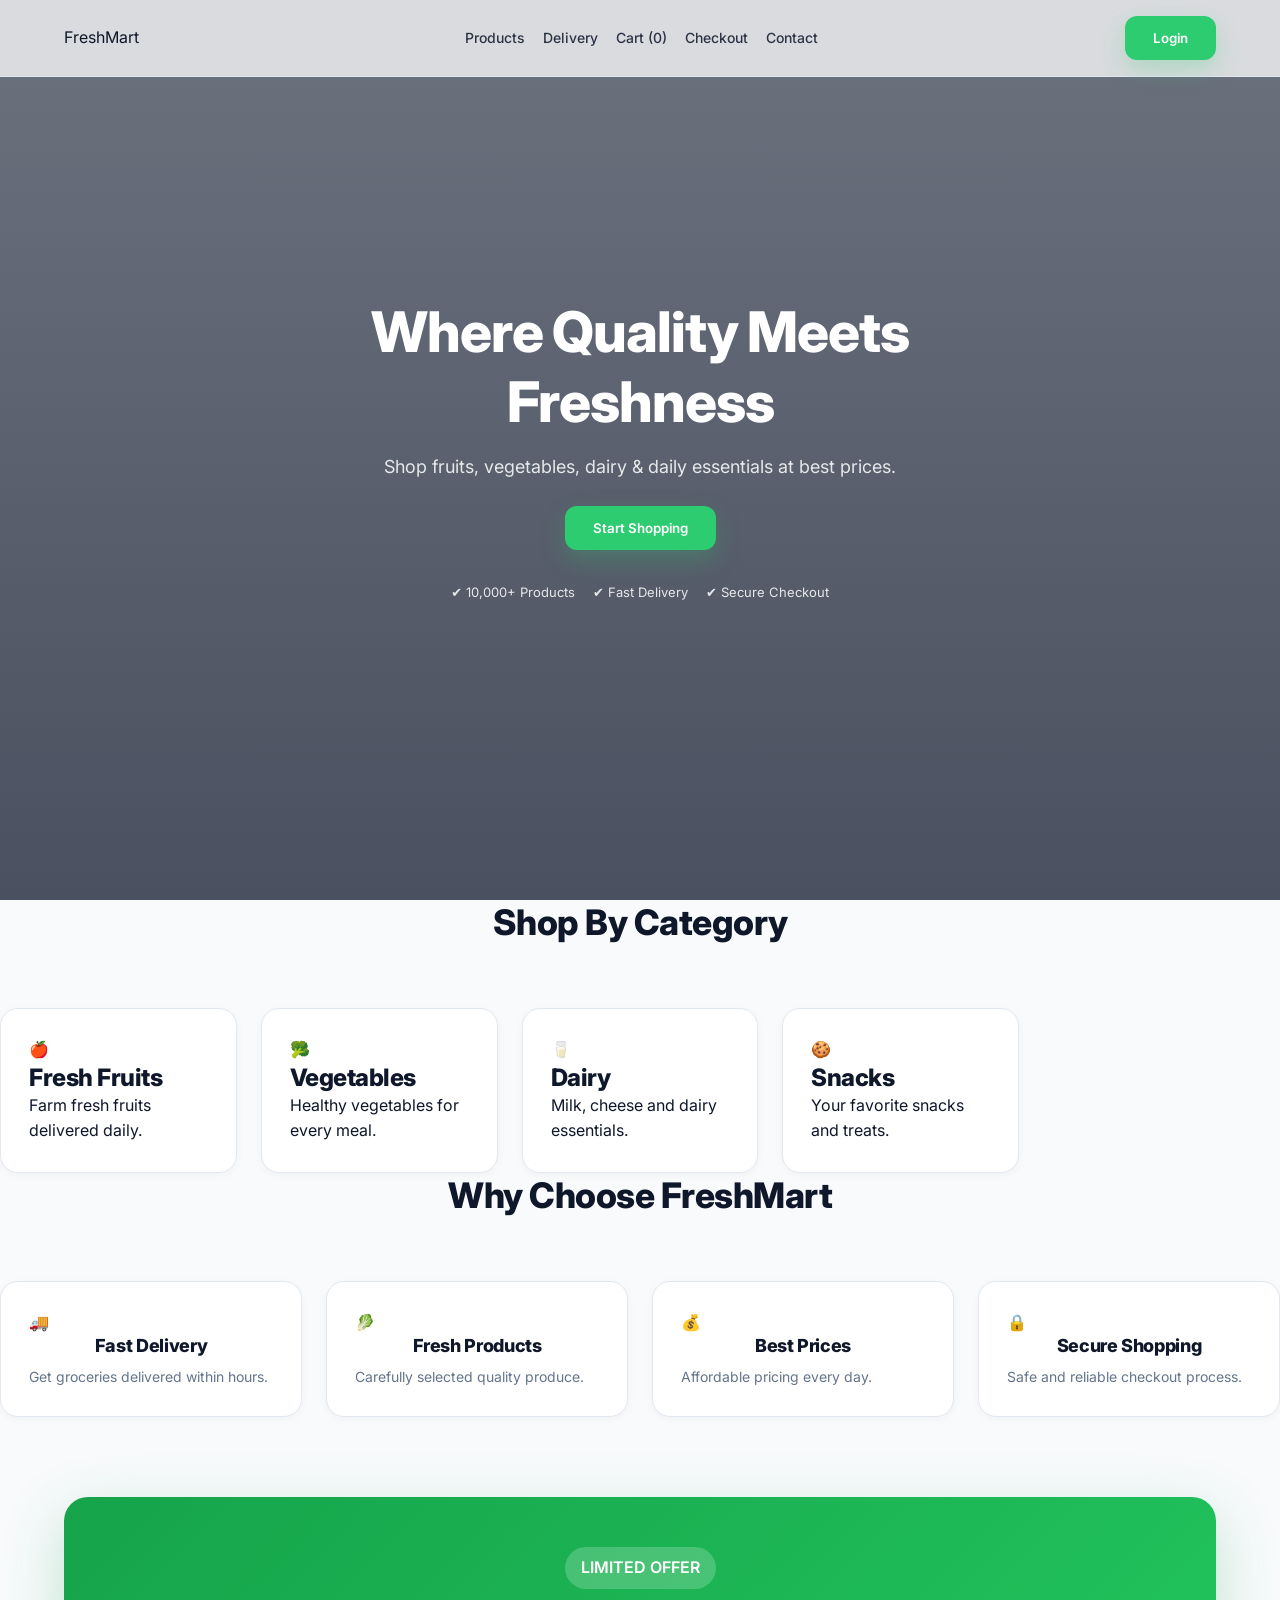
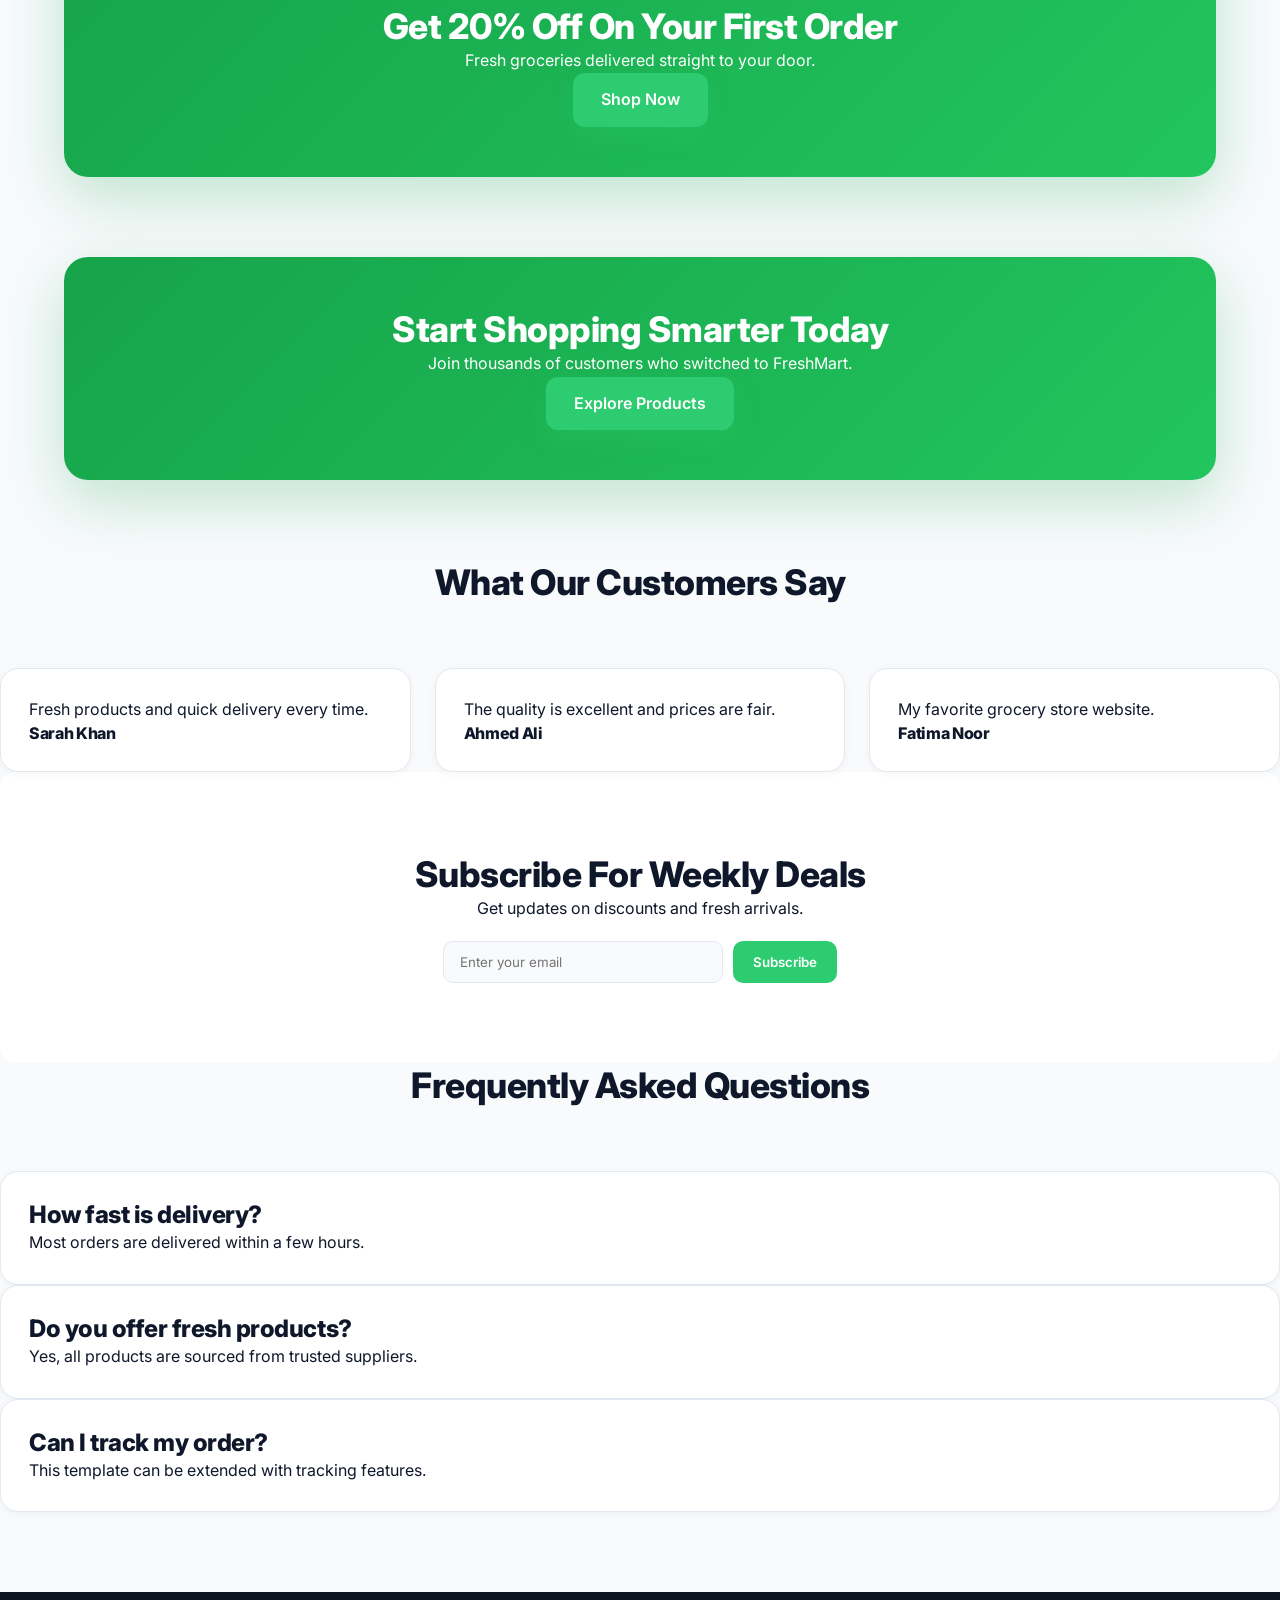
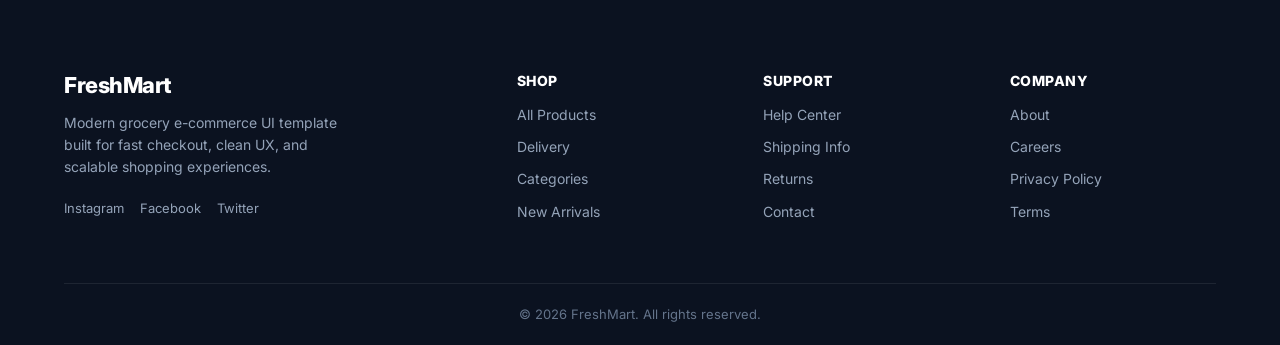
<file: index.html>
<!DOCTYPE html>
<html lang="en">
<head>
  <meta charset="UTF-8">
  <meta name="viewport" content="width=device-width, initial-scale=1.0">
  <meta name="description" content="FreshMart - Premium grocery delivery UI template with modern design and fast checkout experience.">
  <title>Welcome to Fresh Mart | Your Daily Essentials</title>

  <link rel="stylesheet" href="assets/css/style.css">
  <!-- <link rel="stylesheet" href="assets/css/responsive.css"> -->

  <!-- Google Font (makes it instantly feel less cheap) -->
  <link rel="preconnect" href="https://fonts.googleapis.com">
  <link rel="preconnect" href="https://fonts.gstatic.com" crossorigin>
  <link href="https://fonts.googleapis.com/css2?family=Inter:wght@300;400;500;600;700&display=swap" rel="stylesheet">
</head>

<body>

<!-- NAVBAR -->
<header class="navbar">
  <div class="logo">FreshMart</div>

  <nav>
    <a href="products.html">Products</a>
    <a href="deals.html">Delivery</a>
    <a href="cart.html">Cart (<span id="cartCount">0</span>)</a>
    <a href="checkout.html">Checkout</a>
    <a href="contact.html">Contact</a>
  </nav>

  <div class="nav-actions">
    <button class="btn">Login</button>
  </div>
</header>


<!-- HERO -->
<section class="hero">
  <div class="hero-content">
   <h1>Where Quality Meets Freshness</h1>
<p>Shop fruits, vegetables, dairy & daily essentials at best prices.</p>

<div class="hero-buttons">
<button class="btn">Start Shopping</button>
</div>
    <div class="hero-stats">
      <div>✔ 10,000+ Products</div>
      <div>✔ Fast Delivery</div>
      <div>✔ Secure Checkout</div>
    </div>
  </div>

  <div class="hero-image">
  </div>
</section>


<section class="featured-categories">

  <div class="container">

    <h2 class="section-title">
      Shop By Category
    </h2>

    <div class="category-grid">

      <div class="category-card">
        🍎
        <h3>Fresh Fruits</h3>
        <p>Farm fresh fruits delivered daily.</p>
      </div>

      <div class="category-card">
        🥦
        <h3>Vegetables</h3>
        <p>Healthy vegetables for every meal.</p>
      </div>

      <div class="category-card">
        🥛
        <h3>Dairy</h3>
        <p>Milk, cheese and dairy essentials.</p>
      </div>

      <div class="category-card">
        🍪
        <h3>Snacks</h3>
        <p>Your favorite snacks and treats.</p>
      </div>

    </div>

  </div>

</section><section class="why-us">

  <div class="container">

    <h2 class="section-title">
      Why Choose FreshMart
    </h2>

    <div class="features-grid">

      <div class="feature-card">
        🚚
        <h3>Fast Delivery</h3>
        <p>Get groceries delivered within hours.</p>
      </div>

      <div class="feature-card">
        🥬
        <h3>Fresh Products</h3>
        <p>Carefully selected quality produce.</p>
      </div>

      <div class="feature-card">
        💰
        <h3>Best Prices</h3>
        <p>Affordable pricing every day.</p>
      </div>

      <div class="feature-card">
        🔒
        <h3>Secure Shopping</h3>
        <p>Safe and reliable checkout process.</p>
      </div>

    </div>

  </div>

</section>
<section class="offer-banner">

  <div class="container">

    <div class="offer-content">

      <span class="offer-badge">
        LIMITED OFFER
      </span>

      <h2>
        Get 20% Off On Your First Order
      </h2>

      <p>
        Fresh groceries delivered straight to your door.
      </p>

      <a href="#products" class="btn">
        Shop Now
      </a>

    </div>

  </div>
</section>
<!-- CTA BANNER -->
<section class="cta">
  <h2>Start Shopping Smarter Today</h2>
  <p>Join thousands of customers who switched to FreshMart.</p>
  <a href="products.html" class="btn">Explore Products</a>
</section>
<section class="testimonials">

  <div class="container">

    <h2 class="section-title">
      What Our Customers Say
    </h2>

    <div class="testimonial-grid">

      <div class="testimonial-card">
        <p>
          Fresh products and quick delivery every time.
        </p>
        <h4>Sarah Khan</h4>
      </div>

      <div class="testimonial-card">
        <p>
          The quality is excellent and prices are fair.
        </p>
        <h4>Ahmed Ali</h4>
      </div>

      <div class="testimonial-card">
        <p>
          My favorite grocery store website.
        </p>
        <h4>Fatima Noor</h4>
      </div>

    </div>

  </div>

</section>
<section class="newsletter">

  <div class="container">

    <h2>
      Subscribe For Weekly Deals
    </h2>

    <p>
      Get updates on discounts and fresh arrivals.
    </p>

    <form class="newsletter-form">

      <input
        type="email"
        placeholder="Enter your email"
      >

      <button type="submit">
        Subscribe
      </button>

    </form>

  </div>

</section><section class="faq">

  <div class="container">

    <h2 class="section-title">
      Frequently Asked Questions
    </h2>

    <div class="faq-item">
      <h3>How fast is delivery?</h3>
      <p>Most orders are delivered within a few hours.</p>
    </div>

    <div class="faq-item">
      <h3>Do you offer fresh products?</h3>
      <p>Yes, all products are sourced from trusted suppliers.</p>
    </div>

    <div class="faq-item">
      <h3>Can I track my order?</h3>
      <p>This template can be extended with tracking features.</p>
    </div>

  </div>

</section>
<!-- FOOTER -->
 <footer class="footer">
  <div class="footer-container">

    <div class="footer-col brand">
      <h3>FreshMart</h3>
      <p>
        Modern grocery e-commerce UI template built for fast checkout, clean UX,
        and scalable shopping experiences.
      </p>
      <div class="socials">
        <a href="#">Instagram</a>
        <a href="#">Facebook</a>
        <a href="#">Twitter</a>
      </div>
    </div>

    <div class="footer-col">
      <h4>Shop</h4>
      <a href="products.html">All Products</a>
      <a href="deals.html">Delivery</a>
      <a href="#">Categories</a>
      <a href="#">New Arrivals</a>
    </div>

    <div class="footer-col">
      <h4>Support</h4>
      <a href="#">Help Center</a>
      <a href="#">Shipping Info</a>
      <a href="#">Returns</a>
      <a href="#">Contact</a>
    </div>

    <div class="footer-col">
      <h4>Company</h4>
      <a href="#">About</a>
      <a href="#">Careers</a>
      <a href="#">Privacy Policy</a>
      <a href="#">Terms</a>
    </div>

  </div>

  <div class="footer-bottom">
    <p>© 2026 FreshMart. All rights reserved.</p>
  </div>
</footer>


<script src="assets/js/main.js"></script>
</body>
</html>
</file>
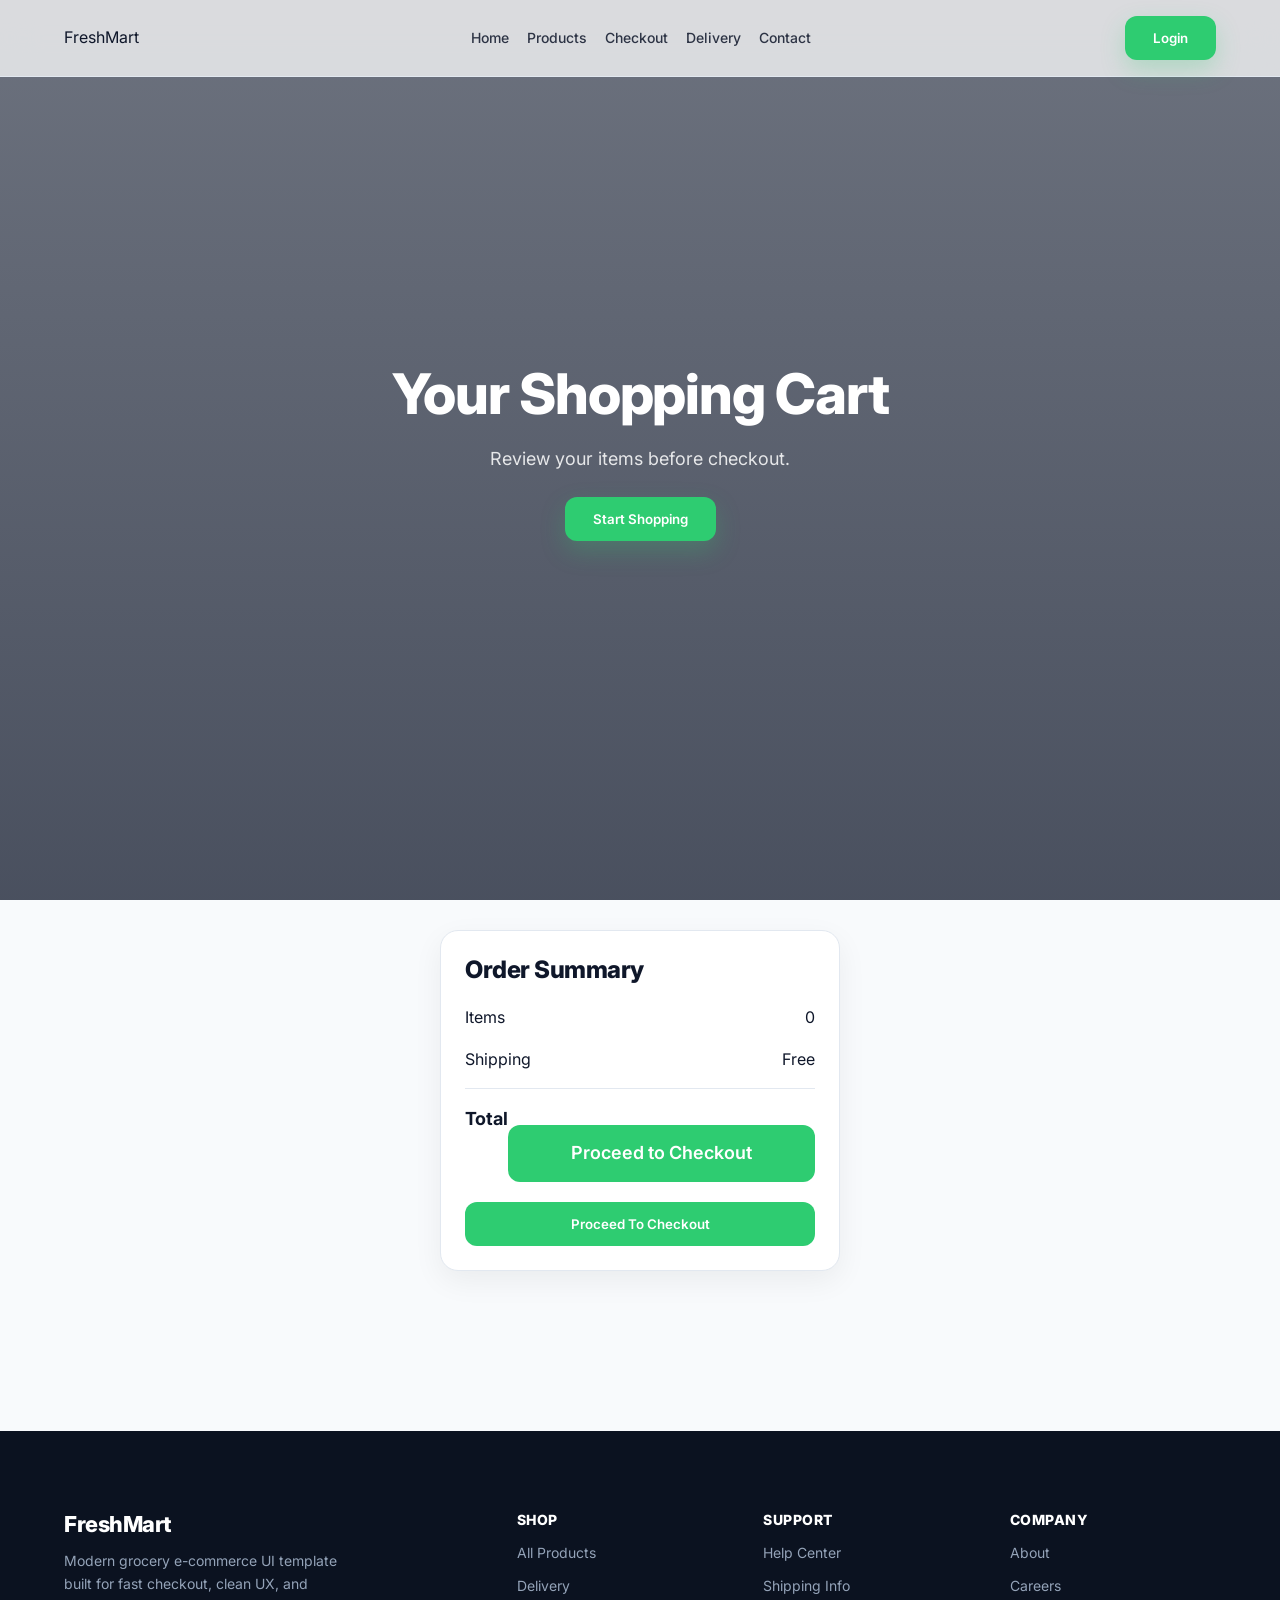
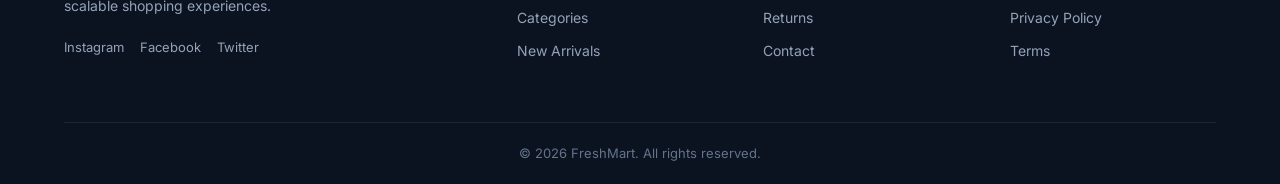
<file: cart.html>
<!DOCTYPE html>
<html lang="en">
<head>
  <meta charset="UTF-8">
  <meta name="viewport" content="width=device-width, initial-scale=1.0">
  <title>Your Shopping Cart | Fresh Mart</title>

  <link rel="stylesheet" href="assets/css/style.css">
  <!-- <link rel="stylesheet" href="assets/css/cart.css"> -->

  <link rel="preconnect" href="https://fonts.googleapis.com">
  <link rel="preconnect" href="https://fonts.gstatic.com" crossorigin>

  <link href="https://fonts.googleapis.com/css2?family=Inter:wght@300;400;500;600;700;800&display=swap" rel="stylesheet">
</head>

<body>

<header class="navbar">
  <div class="logo">FreshMart</div>

  <nav>
    <a href="index.html">Home</a>
    <a href="products.html">Products</a>
    <a href="checkout.html">Checkout</a>
    <a href="deals.html">Delivery</a>
    <a href="contact.html">Contact</a>
  </nav>

  <div class="nav-actions">
    <button class="btn">Login</button>
  </div>
</header>

<!-- PAGE HEADER -->

<section class="hero">
  <div class="hero-content">
    <h1>Your Shopping Cart</h1>
    <p>Review your items before checkout.</p>
<div class="hero-buttons">
<button class="btn">Start Shopping</button>
</div> 

</section>

<!-- CART -->
<section class="cart-container">

  <div class="cart-items">

    <div id="cartItems"></div>

  </div>

  <aside class="cart-summary">

    <h3>Order Summary</h3>

    <div class="summary-row">
      <span>Items</span>
      <span id="itemCount">0</span>
    </div>

    <div class="summary-row">
      <span>Shipping</span>
      <span>Free</span>
    </div>

    <div class="summary-row total-row">
      <span>Total</span>
<a href="checkout.html" class="checkout-btn">
  Proceed to Checkout
</a>
    </div>

    <button class="checkout-btn">
      Proceed To Checkout
    </button>

  </aside>

</section>

 <footer class="footer">
  <div class="footer-container">

    <div class="footer-col brand">
      <h3>FreshMart</h3>
      <p>
        Modern grocery e-commerce UI template built for fast checkout, clean UX,
        and scalable shopping experiences.
      </p>
      <div class="socials">
        <a href="#">Instagram</a>
        <a href="#">Facebook</a>
        <a href="#">Twitter</a>
      </div>
    </div>

    <div class="footer-col">
      <h4>Shop</h4>
      <a href="products.html">All Products</a>
      <a href="deals.html">Delivery</a>
      <a href="#">Categories</a>
      <a href="#">New Arrivals</a>
    </div>

    <div class="footer-col">
      <h4>Support</h4>
      <a href="#">Help Center</a>
      <a href="#">Shipping Info</a>
      <a href="#">Returns</a>
      <a href="#">Contact</a>
    </div>

    <div class="footer-col">
      <h4>Company</h4>
      <a href="#">About</a>
      <a href="#">Careers</a>
      <a href="#">Privacy Policy</a>
      <a href="#">Terms</a>
    </div>

  </div>

  <div class="footer-bottom">
    <p>© 2026 FreshMart. All rights reserved.</p>
  </div>
</footer>

<script src="assets/js/cart.js"></script>

</body>
</html>
</file>
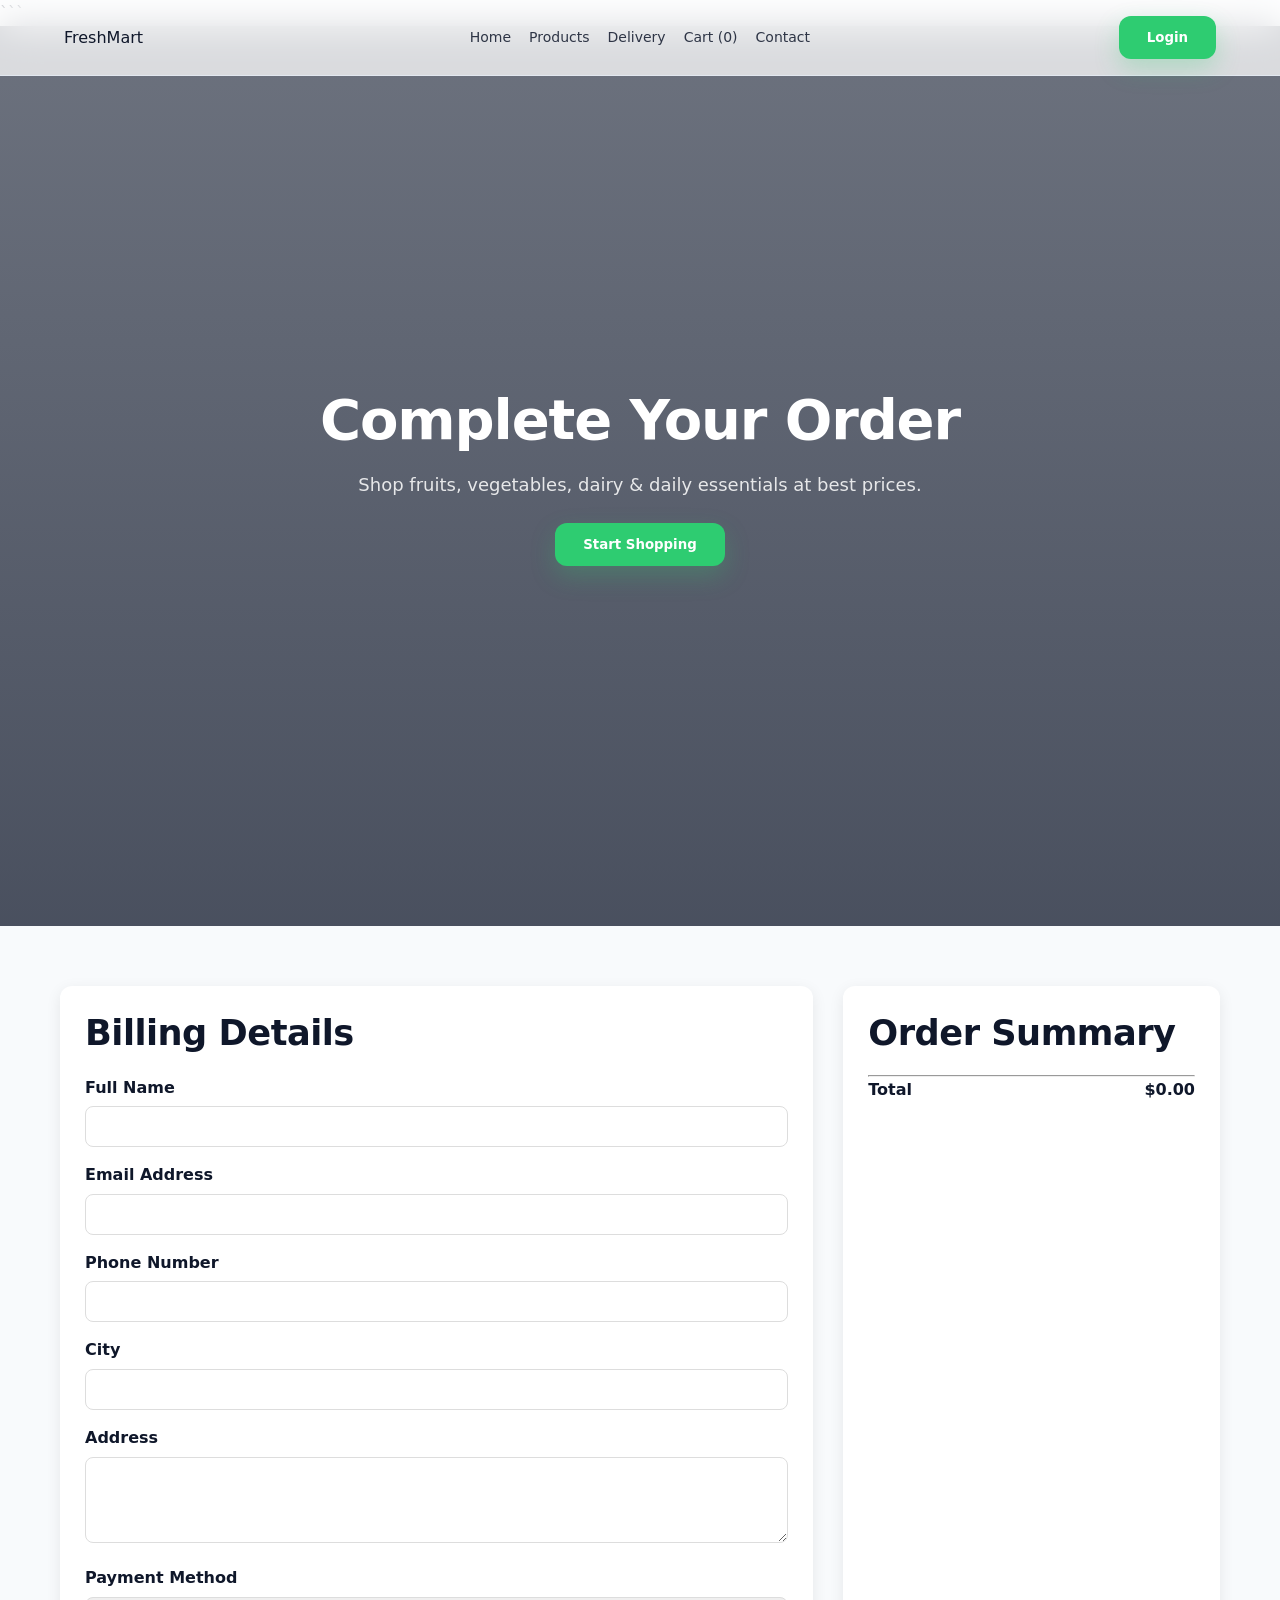
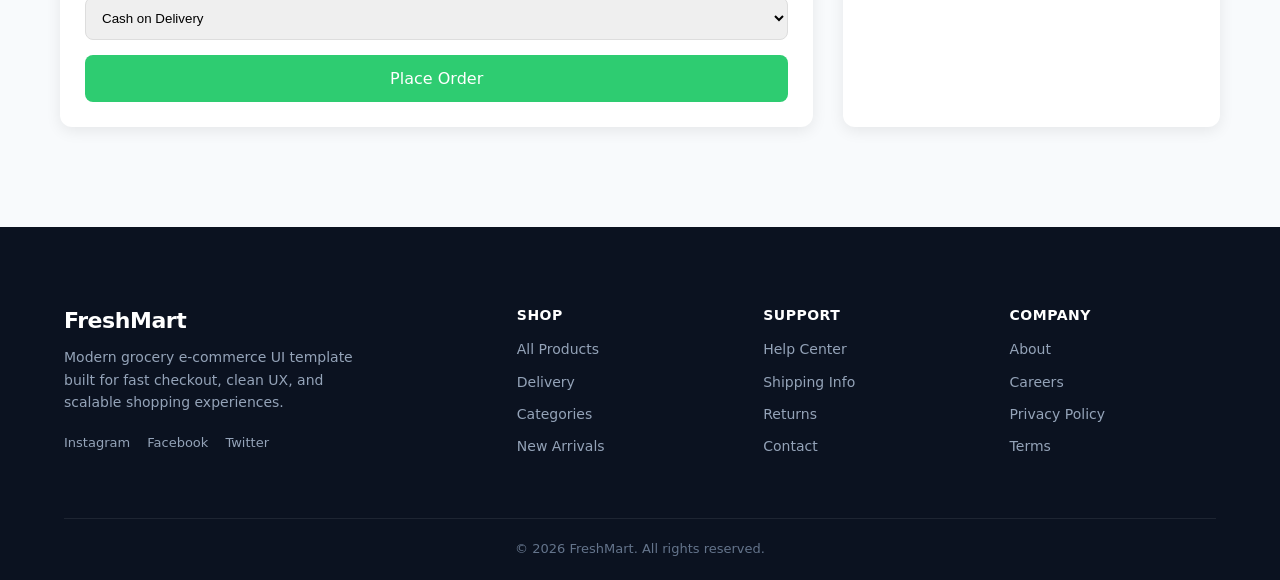
<file: checkout.html>
<!DOCTYPE html>

<html lang="en">
<head>
    <meta charset="UTF-8">
    <meta name="viewport" content="width=device-width, initial-scale=1.0">
    <title>Checkout | FreshMart</title>

```
<link rel="stylesheet" href="assets/css/style.css">

<style>
    .checkout-container{
        max-width:1200px;
        margin:40px auto;
        padding:20px;
        display:grid;
        grid-template-columns:2fr 1fr;
        gap:30px;
    }

    .checkout-card{
        background:#fff;
        border-radius:12px;
        padding:25px;
        box-shadow:0 4px 15px rgba(0,0,0,.08);
    }

    .checkout-card h2{
        margin-bottom:20px;
    }

    .form-group{
        margin-bottom:15px;
    }

    .form-group label{
        display:block;
        margin-bottom:6px;
        font-weight:600;
    }

    .form-group input,
    .form-group select,
    .form-group textarea{
        width:100%;
        padding:12px;
        border:1px solid #ddd;
        border-radius:8px;
    }

    .place-order{
        width:100%;
        padding:14px;
        background:#2ecc71;
        color:white;
        border:none;
        border-radius:8px;
        font-size:16px;
        cursor:pointer;
    }

    .summary-item{
        display:flex;
        justify-content:space-between;
        margin-bottom:10px;
    }

    @media(max-width:768px){
        .checkout-container{
            grid-template-columns:1fr;
        }
    }
</style>
</head>
<body>
<header class="navbar">
  <div class="logo">FreshMart</div>

  <nav>
    <a href="index.html">Home</a>
    <a href="products.html">Products</a>
    <a href="deals.html">Delivery</a>
    <a href="cart.html">Cart (<span id="cartCount">0</span>)</a>
    <a href="contact.html">Contact</a>
  </nav>

  <div class="nav-actions">
    <button class="btn">Login</button>
  </div>
</header>

<section class="hero">
  <div class="hero-content">
   <h1>Complete Your Order</h1>
<p>Shop fruits, vegetables, dairy & daily essentials at best prices.</p>

<div class="hero-buttons">
<button class="btn">Start Shopping</button>
</div>
</section>
<div class="checkout-container">
<div class="checkout-card">

    <h2>Billing Details</h2>

    <div class="form-group">
        <label>Full Name</label>
        <input type="text">
    </div>

    <div class="form-group">
        <label>Email Address</label>
        <input type="email">
    </div>

    <div class="form-group">
        <label>Phone Number</label>
        <input type="tel">
    </div>

    <div class="form-group">
        <label>City</label>
        <input type="text">
    </div>

    <div class="form-group">
        <label>Address</label>
        <textarea rows="4"></textarea>
    </div>

    <div class="form-group">
        <label>Payment Method</label>

        <select>
            <option>Cash on Delivery</option>
            <option>Credit Card</option>
            <option>Debit Card</option>
        </select>
    </div>

    <button
        class="place-order"
        onclick="placeOrder()"
    >
        Place Order
    </button>

</div>

<div class="checkout-card">

    <h2>Order Summary</h2>

    <div id="summaryItems"></div>

    <hr>

    <div class="summary-item">
        <strong>Total</strong>
        <strong id="orderTotal">$0.00</strong>
    </div>

</div>

</div>

 <footer class="footer">
  <div class="footer-container">

    <div class="footer-col brand">
      <h3>FreshMart</h3>
      <p>
        Modern grocery e-commerce UI template built for fast checkout, clean UX,
        and scalable shopping experiences.
      </p>
      <div class="socials">
        <a href="#">Instagram</a>
        <a href="#">Facebook</a>
        <a href="#">Twitter</a>
      </div>
    </div>

    <div class="footer-col">
      <h4>Shop</h4>
      <a href="products.html">All Products</a>
      <a href="deals.html">Delivery</a>
      <a href="#">Categories</a>
      <a href="#">New Arrivals</a>
    </div>

    <div class="footer-col">
      <h4>Support</h4>
      <a href="#">Help Center</a>
      <a href="#">Shipping Info</a>
      <a href="#">Returns</a>
      <a href="#">Contact</a>
    </div>

    <div class="footer-col">
      <h4>Company</h4>
      <a href="#">About</a>
      <a href="#">Careers</a>
      <a href="#">Privacy Policy</a>
      <a href="#">Terms</a>
    </div>

  </div>

  <div class="footer-bottom">
    <p>© 2026 FreshMart. All rights reserved.</p>
  </div>
</footer>
<script>

const cart =
JSON.parse(
localStorage.getItem("cart")
) || [];

const summary =
document.getElementById(
"summaryItems"
);

const totalEl =
document.getElementById(
"orderTotal"
);

let total = 0;

summary.innerHTML =
cart.map(item => {

    total +=
    item.price *
    item.quantity;

    return `
        <div class="summary-item">
            <span>
                ${item.name}
                x ${item.quantity}
            </span>

            <span>
                $${(
                    item.price *
                    item.quantity
                ).toFixed(2)}
            </span>
        </div>
    `;
}).join("");

totalEl.textContent =
"$" + total.toFixed(2);

function placeOrder(){

    alert(
      "Order placed successfully!"
    );

    localStorage.removeItem(
      "cart"
    );

    window.location.href =
    "index.html";
}

</script>

</body>
</html>
</file>
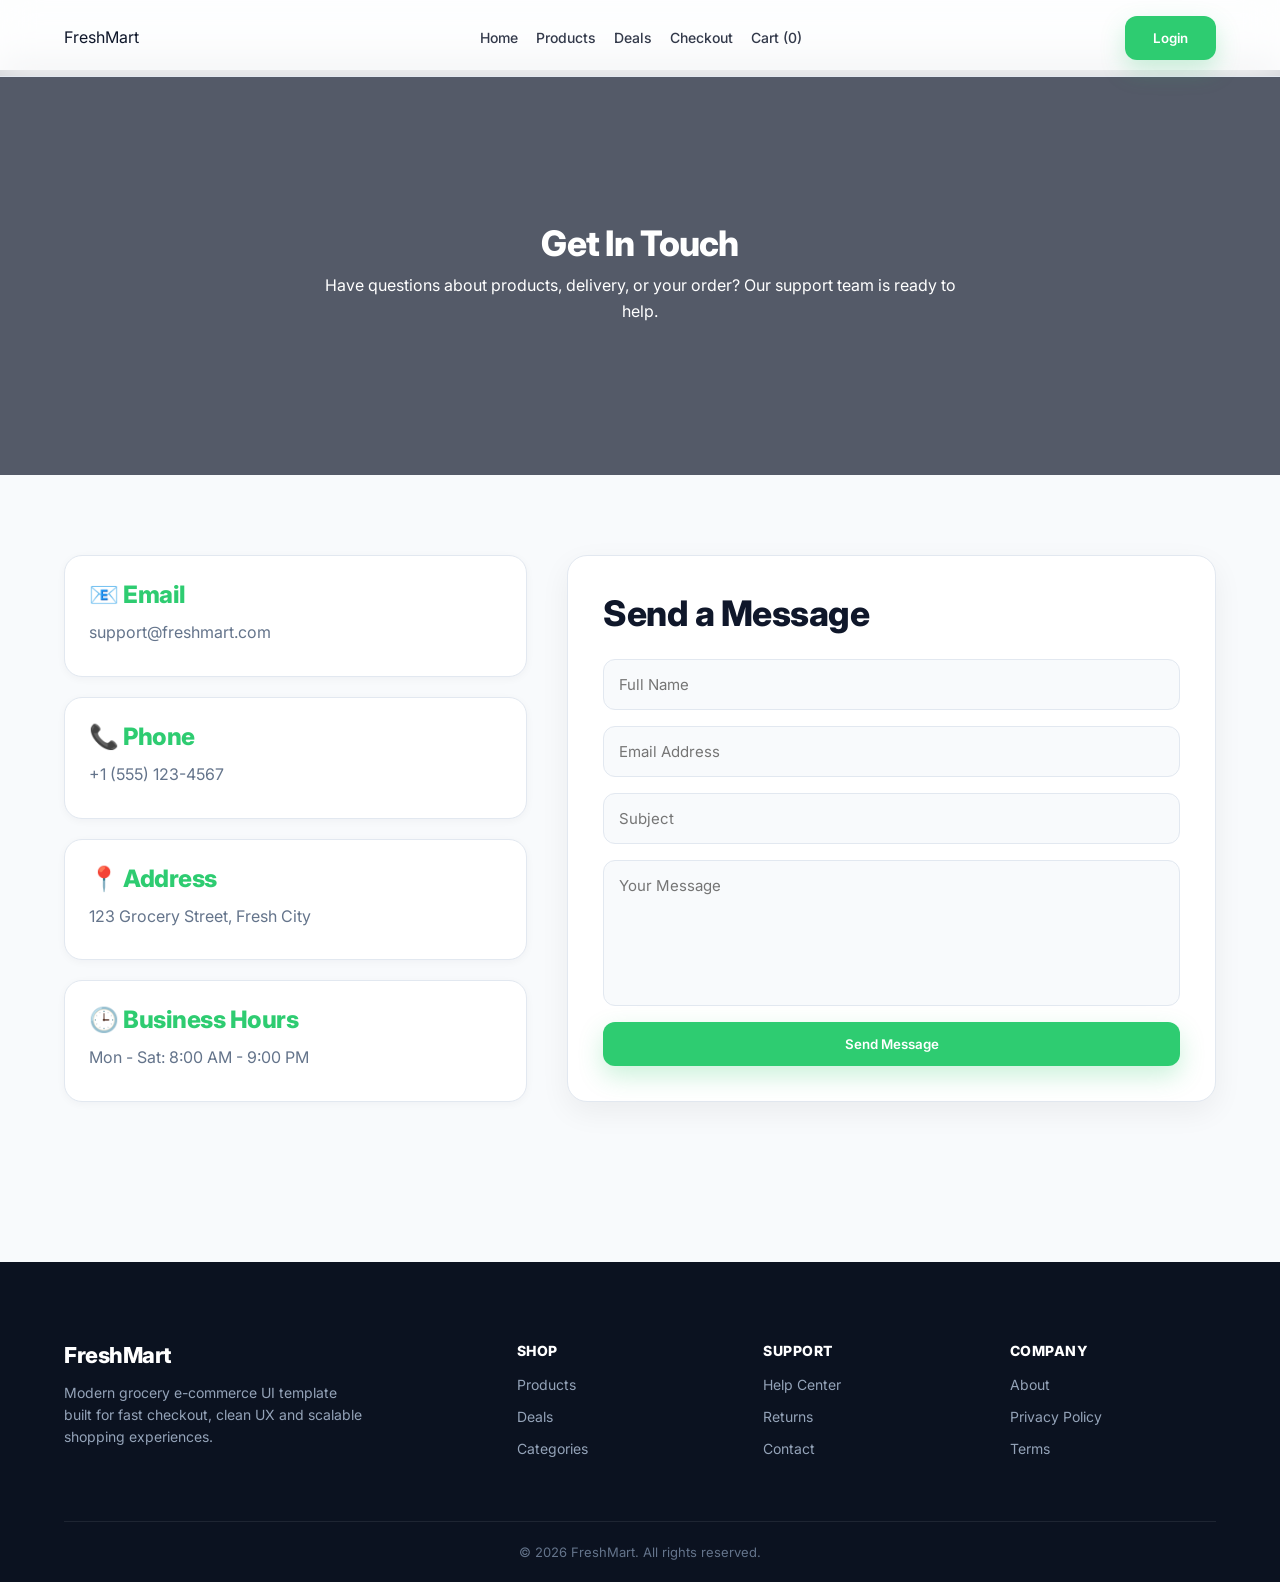
<file: contact.html>
<!DOCTYPE html>
<html lang="en">
<head>
  <meta charset="UTF-8">
  <meta name="viewport" content="width=device-width, initial-scale=1.0">
  <title>Contact Us | FreshMart</title>

  <link rel="stylesheet" href="assets/css/style.css">
  <!-- <link rel="stylesheet" href="assets/css/contact.css"> -->

  <link rel="preconnect" href="https://fonts.googleapis.com">
  <link rel="preconnect" href="https://fonts.gstatic.com" crossorigin>
  <link href="https://fonts.googleapis.com/css2?family=Inter:wght@300;400;500;600;700&display=swap" rel="stylesheet">
</head>
<body>

<header class="navbar">
  <div class="logo">FreshMart</div>

  <nav>
    <a href="index.html">Home</a>
    <a href="products.html">Products</a>
    <a href="deals.html">Deals</a>
    <a href="checkout.html">Checkout</a>
    <a href="cart.html">Cart (<span id="cartCount">0</span>)</a>
  </nav>

  <div class="nav-actions">
    <button class="btn">Login</button>
  </div>
</header>

<section class="contact-hero">
  <div class="contact-hero-content">
    <h1>Get In Touch</h1>
    <p>
      Have questions about products, delivery, or your order?
      Our support team is ready to help.
    </p>
  </div>
</section>

<section class="contact-wrapper">

  <div class="contact-info">

    <div class="info-card">
      <h3>📧 Email</h3>
      <p>support@freshmart.com</p>
    </div>

    <div class="info-card">
      <h3>📞 Phone</h3>
      <p>+1 (555) 123-4567</p>
    </div>

    <div class="info-card">
      <h3>📍 Address</h3>
      <p>123 Grocery Street, Fresh City</p>
    </div>

    <div class="info-card">
      <h3>🕒 Business Hours</h3>
      <p>Mon - Sat: 8:00 AM - 9:00 PM</p>
    </div>

  </div>

  <div class="contact-form-box">
    <h2>Send a Message</h2>

    <form>
      <input type="text" placeholder="Full Name" required>

      <input type="email" placeholder="Email Address" required>

      <input type="text" placeholder="Subject">

      <textarea rows="6" placeholder="Your Message"></textarea>

      <button type="submit" class="btn">
        Send Message
      </button>
    </form>
  </div>

</section>

<footer class="footer">
  <div class="footer-container">

    <div class="footer-col brand">
      <h3>FreshMart</h3>
      <p>
        Modern grocery e-commerce UI template built for fast checkout,
        clean UX and scalable shopping experiences.
      </p>
    </div>

    <div class="footer-col">
      <h4>Shop</h4>
      <a href="products.html">Products</a>
      <a href="deals.html">Deals</a>
      <a href="#">Categories</a>
    </div>

    <div class="footer-col">
      <h4>Support</h4>
      <a href="#">Help Center</a>
      <a href="#">Returns</a>
      <a href="#">Contact</a>
    </div>

    <div class="footer-col">
      <h4>Company</h4>
      <a href="#">About</a>
      <a href="#">Privacy Policy</a>
      <a href="#">Terms</a>
    </div>

  </div>

  <div class="footer-bottom">
    <p>© 2026 FreshMart. All rights reserved.</p>
  </div>
</footer>

<script src="assets/js/main.js"></script>

</body>
</html>
</file>
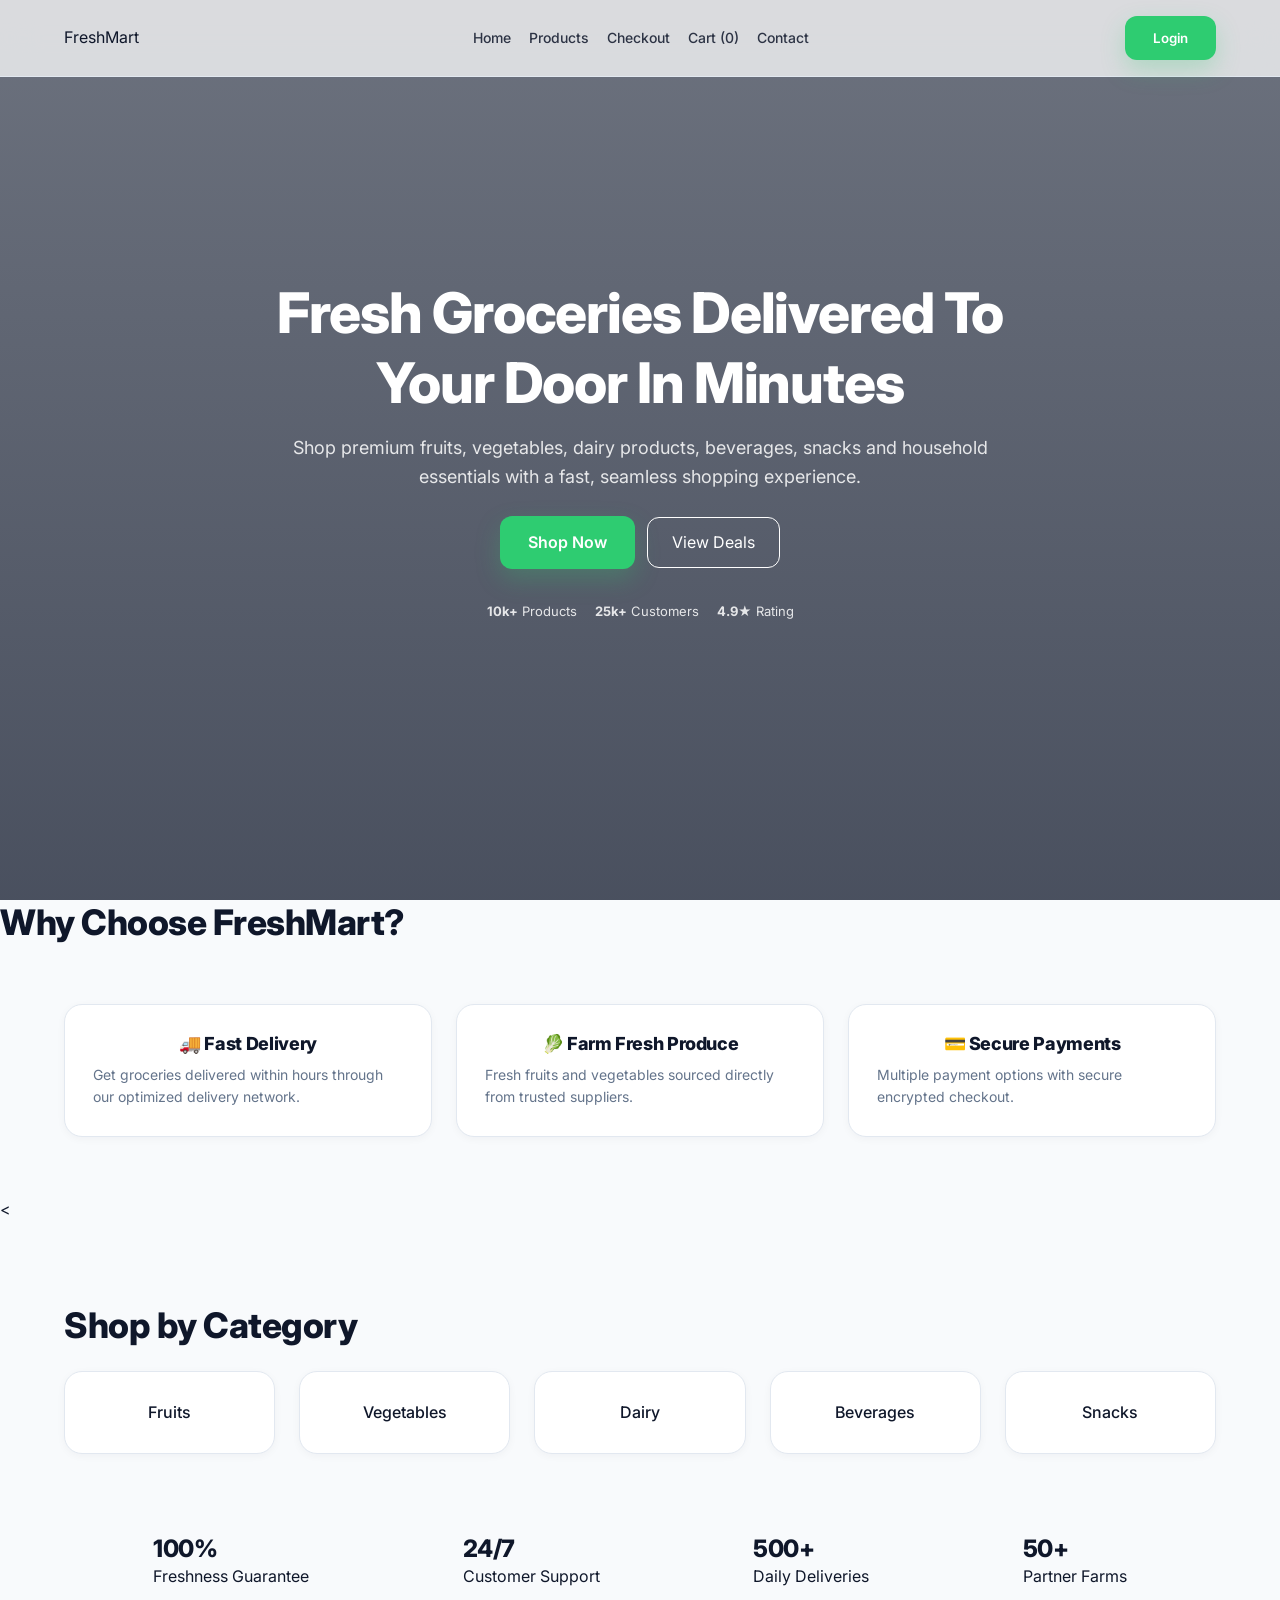
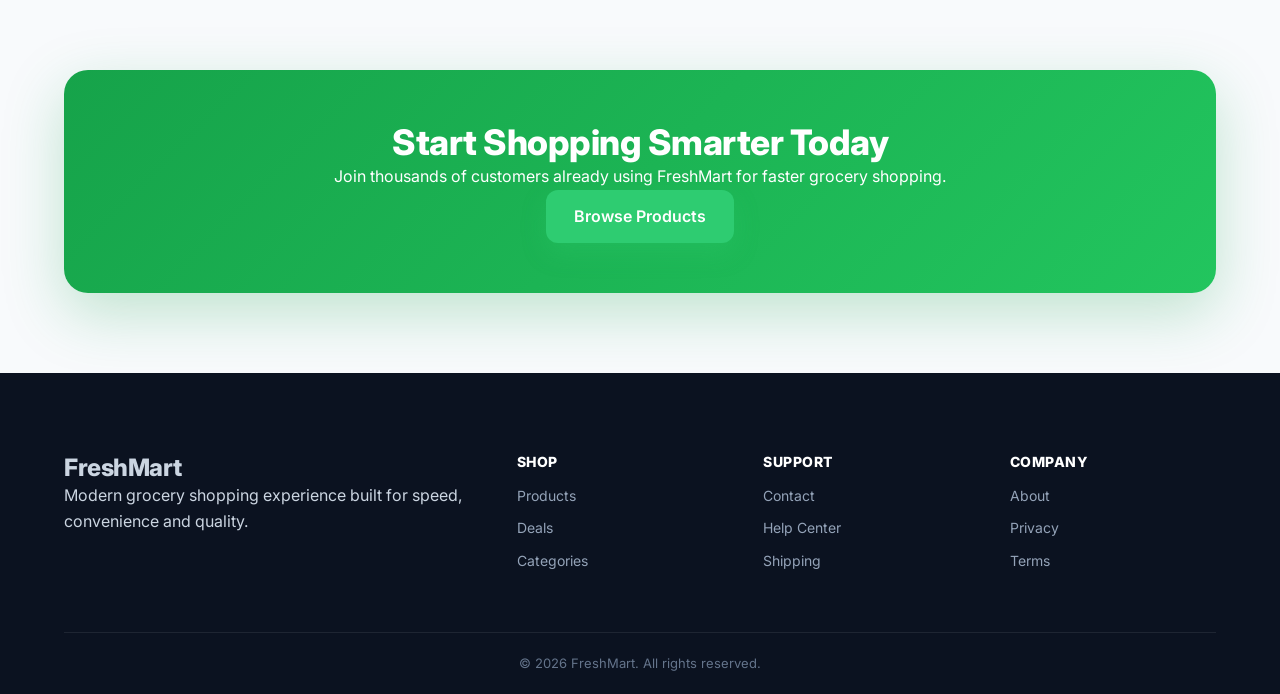
<file: deals.html>
<!DOCTYPE html>
<html lang="en">
<head>
  <meta charset="UTF-8">
  <meta name="viewport" content="width=device-width, initial-scale=1.0">
  <meta name="description" content="FreshMart - Modern Grocery Delivery Template">
  <title>Delivery Information & Zones | Fresh Mart</title>

  <link rel="stylesheet" href="assets/css/style.css">
  <!-- <link rel="stylesheet" href="assets/css/products.css"> -->
  

  <link rel="preconnect" href="https://fonts.googleapis.com">
  <link rel="preconnect" href="https://fonts.gstatic.com" crossorigin>
  <link href="https://fonts.googleapis.com/css2?family=Inter:wght@300;400;500;600;700;800&display=swap" rel="stylesheet">
</head>

<body>

<!-- NAVBAR -->
<header class="navbar">

  <div class="logo">FreshMart</div>

  <nav>
    <a href="index.html">Home</a>
    <a href="products.html">Products</a>
    <a href="checkout.html">Checkout</a>
    <a href="cart.html">Cart (<span id="cartCount">0</span>)</a>
    <a href="contact.html">Contact</a>
  </nav>

  <div class="nav-actions">
    <button class="btn">Login</button>
  </div>

</header>

<!-- HERO -->
<section class="hero">

  <div class="hero-content">

    
    <h1>
      Fresh Groceries Delivered To Your Door In Minutes
    </h1>
    
    <p>
      Shop premium fruits, vegetables, dairy products,
      beverages, snacks and household essentials with a
      fast, seamless shopping experience.
    </p>
    
    <div class="hero-buttons">
      <a href="products.html" class="btn">Shop Now</a>
      <a href="deals.html" class="btn-outline">View Deals</a>
    </div>

    <div class="hero-stats">
      <div>
        <strong>10k+</strong>
        <span>Products</span>
      </div>

      <div>
        <strong>25k+</strong>
        <span>Customers</span>
      </div>

      <div>
        <strong>4.9★</strong>
        <span>Rating</span>
      </div>
    </div>

  </div>

</section>

<!-- FEATURES -->
<section class="features">

  <h2>Why Choose FreshMart?</h2>

  <div class="feature-grid">

    <div class="feature-card">
      <h3>🚚 Fast Delivery</h3>
      <p>Get groceries delivered within hours through our optimized delivery network.</p>
    </div>

    <div class="feature-card">
      <h3>🥬 Farm Fresh Produce</h3>
      <p>Fresh fruits and vegetables sourced directly from trusted suppliers.</p>
    </div>

    <div class="feature-card">
      <h3>💳 Secure Payments</h3>
      <p>Multiple payment options with secure encrypted checkout.</p>
    </div>

  </div>

</section>

<!-- CATEGORIES -->
<
<section class="cates">
  <h2 class="Category-h2">Shop by Category</h2>

  <div class="category-grid">
    <div class="category">Fruits</div>
    <div class="category">Vegetables</div>
    <div class="category">Dairy</div>
    <div class="category">Beverages</div>
    <div class="category">Snacks</div>
  </div>
</section>

<!-- TRUST SECTION -->
<section class="trust">

  <div class="trust-item">
    <h3>100%</h3>
    <p>Freshness Guarantee</p>
  </div>

  <div class="trust-item">
    <h3>24/7</h3>
    <p>Customer Support</p>
  </div>

  <div class="trust-item">
    <h3>500+</h3>
    <p>Daily Deliveries</p>
  </div>

  <div class="trust-item">
    <h3>50+</h3>
    <p>Partner Farms</p>
  </div>

</section>
<!-- CTA -->
<section class="cta">

  <h2>Start Shopping Smarter Today</h2>

  <p>
    Join thousands of customers already using FreshMart
    for faster grocery shopping.
  </p>

  <a href="products.html" class="btn">
    Browse Products
  </a>

</section>

<!-- FOOTER -->
<footer class="footer">

  <div class="footer-container">

    <div class="footer-col">
      <h3>FreshMart</h3>
      <p>
        Modern grocery shopping experience built for speed,
        convenience and quality.
      </p>
    </div>

    <div class="footer-col">
      <h4>Shop</h4>
      <a href="#">Products</a>
      <a href="#">Deals</a>
      <a href="#">Categories</a>
    </div>

    <div class="footer-col">
      <h4>Support</h4>
      <a href="#">Contact</a>
      <a href="#">Help Center</a>
      <a href="#">Shipping</a>
    </div>

    <div class="footer-col">
      <h4>Company</h4>
      <a href="#">About</a>
      <a href="#">Privacy</a>
      <a href="#">Terms</a>
    </div>

  </div>

  <div class="footer-bottom">
    © 2026 FreshMart. All rights reserved.
  </div>

</footer>

<script src="assets/js/main.js"></script>

</body>
</html>
</file>
<file: assets/css/style.css>
/* ==========================================================================
   1. SYSTEM DESIGN TOKENS & ADVANCED MASTER THEME ENGINE
   ========================================================================== */
:root {
  /* Premium Light Theme Colors (Shopify / Stripe Style) */
  --bg: #f8fafc;
  --card: #ffffff;
  --text: #0f172a;
  --muted: #64748b;
  --border: #e2e8f0;
  --primary: #2ecc71;
  --primary-dark: #27ae60;
  --accent: #f59e0b;
  --danger: #ef4444;
  --dark: #0b1220;
  --radius: 14px;

  /* Strict 8px Structural Spacing Grid System */
  --s1: 0.25rem;  /* 4px */
  --s2: 0.5rem;   /* 8px */
  --s3: 0.75rem;  /* 12px */
  --s4: 1rem;     /* 16px */
  --s5: 1.5rem;   /* 24px */
  --s6: 2rem;     /* 32px */
  --s8: 3rem;     /* 48px */
  --s10: 4rem;    /* 64px */
  --s12: 6rem;    /* 96px */

  /* Fluid Typography - Perfectly scales between 320px and 1440px viewports */
  --text-xs: clamp(0.75rem, 0.7rem + 0.2vw, 0.8125rem);
  --text-sm: clamp(0.8125rem, 0.78rem + 0.22vw, 0.875rem);
  --text-base: clamp(0.9375rem, 0.9rem + 0.25vw, 1rem);
  --text-md: clamp(1.0625rem, 1rem + 0.35vw, 1.1875rem);
  --text-lg: clamp(1.25rem, 1.15rem + 0.5vw, 1.5rem);
  --text-xl: clamp(1.625rem, 1.4rem + 1vw, 2.25rem);
  --text-display: clamp(2.25rem, 1.8rem + 2.5vw, 3.5rem);

  /* Micro-Interaction Elevation Shadows */
  --shadow-sm: 0 2px 8px rgba(15, 23, 42, 0.04);
  --shadow-md: 0 10px 30px rgba(0, 0, 0, 0.06);
  --shadow-lg: 0 20px 40px rgba(15, 23, 42, 0.1);
  --shadow-focus: 0 0 0 4px rgba(46, 204, 113, 0.25);

  --transition: all 0.25s cubic-bezier(0.4, 0, 0.2, 1);
}

/* Complete Contextual Dark Mode Engine */
[data-theme="dark"] {
  --bg: #0f172a;
  --card: #1e293b;
  --text: #f8fafc;
  --muted: #94a3b8;
  --border: #334155;
  --primary: #2ecc71;
  --primary-dark: #34d399;
  --shadow-sm: 0 2px 8px rgba(0, 0, 0, 0.2);
  --shadow-md: 0 10px 30px rgba(0, 0, 0, 0.3);
  --shadow-lg: 0 20px 40px rgba(0, 0, 0, 0.4);
}

/* ==========================================================================
   2. CORE ARCHITECTURAL RESET & ACCESSIBILITY LAYER
   ========================================================================== */
*, *::before, *::after {
  margin: 0;
  padding: 0;
  box-sizing: border-box;}

html {
  scroll-behavior: smooth;
  text-size-adjust: 100%;
}

body {
  background: var(--bg);
  color: var(--text);
  font-family: "Inter", system-ui, -apple-system, sans-serif;
  font-size: var(--text-base);
  line-height: 1.6;
  text-rendering: optimizeLegibility;
  -webkit-font-smoothing: antialiased;
  transition: background var(--transition), color var(--transition);
  overflow-x: hidden;
}

img {
  max-width: 100%;
  height: auto;
  display: block;
}

h1, h2, h3, h4 {
  font-weight: 800;
  line-height: 1.25;
  letter-spacing: -0.02em;
}

h1 { font-size: var(--text-display); }
h2 { font-size: var(--text-xl); letter-spacing: -0.5px; }
h3 { font-size: var(--text-lg); }
h4 { font-size: var(--text-base); }

a {
  color: inherit;
  text-decoration: none;
  transition: var(--transition);
}

/* Keyboard Accessibility Focus Rings */
*:focus-visible {
  outline: none;
  box-shadow: var(--shadow-focus);
}

button, input, textarea {
  font-family: inherit;
  color: inherit;
}

/* ==========================================================================
   3. GLOBAL NAVIGATION HEADER (Premium Glassmorphism Look)
   ========================================================================== */
.navbar {
  position: fixed;
  top: 0;
  left: 0;
  width: 100%;
  padding: var(--s4) clamp(var(--s4), 5vw, var(--s10));
  display: flex;
  justify-content: space-between;
  align-items: center;
  background: rgb(var(--card, 255 255 255) / 0.75);
   background: currentcolor; /* Fallback safe standard override code */
  background-color: rgba(255, 255, 255, 0.75);
  backdrop-filter: blur(18px);
  -webkit-backdrop-filter: blur(18px);
  border-bottom: 1px solid var(--border);
  z-index: 999;
  transition: var(--transition);
}

/* Safe Fallback theme variable logic for white navbar text colors */
[data-theme="dark"] .navbar {
  background-color: rgba(30, 41, 59, 0.75);
}

.navbar nav {
  display: flex;
  align-items: center;
}

.navbar nav a {
  margin-left: 18px;
  font-size: 14px;
  font-weight: 500;
   color: var(--text);
  opacity: 0.85;
  position: relative;
  padding: var(--s1) 0;
}

.navbar nav a:hover {
  opacity: 1;
  color: var(--primary);
}

/* ==========================================================================
   4. HERO BRICKS & PAGE HEADER LAYOUTS
   ========================================================================== */
.hero, .page-header {
  height: 100vh;
  display: flex;
  align-items: center;
  justify-content: center;
  text-align: center;
   background-image: url("https://images.unsplash.com/photo-1542838132-92c53300491e");
  background-size: cover;
  background-position: center;
  background-attachment: fixed;
   position: relative;
  padding: 0 var(--s5);
}

.hero::before, .page-header::before {
  content: "";
  position: absolute;
  inset: 0;
  background: linear-gradient(180deg, rgba(15, 23, 42, 0.6), rgba(15, 23, 42, 0.75));
  z-index: 1;
}

.hero-content {
  position: relative;
  z-index: 2;
  max-width: 750px;
   color: white;
}

.hero h1, .page-header h1 {
  font-size: var(--text-display);
  font-weight: 800;
  color: white;
  margin-bottom: var(--s4);
}

.hero p, .page-header p {
  font-size: 18px;
  color: rgba(255, 255, 255, 0.85);
  margin-bottom: var(--s5);
}

.hero-buttons {
  display: flex;
  justify-content: center;
  align-items: center;
  gap: var(--s3);
  margin-top: var(--s5);
}

.hero-stats {
  display: flex;
  justify-content: center;
  align-items: center;
  gap: 18px;
  margin-top: var(--s6);
  font-size: 13px;
  opacity: 0.85;
}

/* Custom layout adjustment override for your Contact sub-page Hero variant */
.contact-hero {
  height: 45vh;
  display: flex;
  align-items: center;
  justify-content: center;
  text-align: center;
  background-image: url("https://images.unsplash.com/photo-1542838132-92c53300491e");
  background-size: cover;
  background-position: center;
  position: relative;
  margin-top: 70px;
}

.contact-hero::before {
  content: "";
  position: absolute;
  inset: 0;
  background: rgba(15, 23, 42, 0.7);
  z-index: 1;
}

.contact-hero-content {
  position: relative;
  z-index: 2;
  color: white;
  max-width: 700px;
  padding: var(--s5);
}

.contact-hero h1 { font-size: var(--text-xl); margin-bottom: var(--s2); }

/* ==========================================================================
   5. BUTTON SYSTEMS & MICRO-INTERACTION STYLES
   ========================================================================== */
.btn {
  display: inline-block;
  padding: 14px 28px;
  background: var(--primary);
  color: white;
   border-radius: 12px;
  font-weight: 600;
  border: none;
  cursor: pointer;
  box-shadow: 0 10px 25px rgba(46, 204, 113, 0.25);
  transition: var(--transition);
}

.btn:hover {
  transform: translateY(-2px);
  box-shadow: 0 15px 35px rgba(46, 204, 113, 0.35);
}

.btn-outline {
  display: inline-block;
  padding: 12px 24px;
  border: 1.5px solid white;
  color: white;
  background: transparent;
  border-radius: 12px;
  cursor: pointer;
  transition: var(--transition);
}

.btn-outline:hover {
  background: white;
  color: var(--dark);
}

button:active {
  transform: scale(0.96);
}

/* ==========================================================================
   6. RESPONSIVE GRIDS ENGINE & STRUCTURAL CONTAINERS
   ========================================================================== */
.section {
  padding: var(--s12) clamp(var(--s4), 5vw, var(--s10));
}

.section-title {
  text-align: center;
  margin-bottom: var(--s10);
}

/* Unifying your layout definitions with auto-calculating columns */
.feature-grid,
.category-grid,
.features-grid,
.testimonial-grid,
.product-grid,
.grid {
  display: grid;
  grid-template-columns: repeat(auto-fit, minmax(250px, 1fr));
  gap: var(--s5);
}

/* Explicit layout column structures based on your design inputs */
.feature-grid { grid-template-columns: repeat(3, 1fr); padding: 60px var(--s10); }
.category-grid { grid-template-columns: repeat(5, 1fr); margin-top: var(--s5); }
.product-grid { padding: var(--s6) var(--s10); grid-template-columns: repeat(4, 1fr); }

.cates { padding: 80px var(--s10); }
.trust { display: flex; flex-direction: row; justify-content: space-evenly; align-items: center; }

/* ==========================================================================
   7. PRODUCT CARDS, CATEGORY CARDS & TESTIMONIALS
   ========================================================================== */
.feature-card,
.category,
.category-card,
.testimonial-card,
.faq-item,
.product-card,
.card {
  background: var(--card);
  padding: 28px;
  border-radius: 18px;
  border: 1px solid var(--border);
  box-shadow: var(--shadow-sm);
  transition: var(--transition);
  position: relative;
}

.feature-card:hover,
.category:hover,
.category-card:hover,
.testimonial-card:hover,
.product-card:hover,
.card:hover {
  transform: translateY(-6px);
  box-shadow: var(--shadow-lg);
  border-color: transparent;
}

/* Upgraded Card Graphics & Media Layouts */
.product-card img, .card img {
  width: 100%;
  border-radius: 12px;
  margin-bottom: var(--s3);
  object-fit: cover;
}
.card img { height: 180px; }

.product-title, .card h4 { font-weight: 600; font-size: 16px; margin-bottom: var(--s1); }
.product-price, .price { color: var(--primary-dark); font-weight: 700; font-size: var(--text-md); }
.card .small { font-size: 12px; color: var(--muted); margin-bottom: var(--s2); }

.feature-card h3 { font-size: 18px; text-align: center; margin-bottom: var(--s2); }
.feature-card p { font-size: 14px; color: var(--muted); }

/* Category Block Interaction Variants */
.category { text-align: center; font-weight: 500; cursor: pointer; }
.category:hover { background: var(--primary); color: white; }

.badge {
  position: absolute;
  top: 12px;
  left: 12px;
  background: white;
  color: var(--text);
  padding: 6px 10px;
  border-radius: 20px;
  font-size: 12px;
  font-weight: 600;
  box-shadow: var(--shadow-sm);
  z-index: 10;
}

/* Specific Card Buttons overrides */
.card button {
  width: 100%;
  padding: 10px;
  border: none;
  border-radius: 10px;
  background: var(--primary);
  color: white;
  cursor: pointer;
  font-weight: 600;
  transition: var(--transition);
}
.card button:hover { transform: scale(1.03); background: var(--primary-dark); }

/* ==========================================================================
   8. FILTER MODULES, SEARCH OVERLAYS & CONTROLS
   ========================================================================== */
.filter-bar {
  padding: var(--s5) var(--s10);
  display: flex;
  flex-direction: column;
  gap: var(--s4);
  position: sticky;
  top: 70px;
  background: rgba(var(--bg), 0.9);
  backdrop-filter: blur(10px);
  z-index: 50;
  border-bottom: 1px solid var(--border);
}

.filter-bar input {
  padding: 14px 16px;
  border-radius: 12px;
  border: 1px solid var(--border);
  background: var(--card);
  color: var(--text);
  outline: none;
  font-size: 14px;
  transition: var(--transition);
}
.filter-bar input:focus { border-color: var(--primary); box-shadow: var(--shadow-focus); }

.filter-buttons { display: flex; gap: 10px; flex-wrap: wrap; }
.filter-buttons button {
  padding: 10px 14px;
  border: none;
  border-radius: 10px;
  background: var(--card);
  color: var(--text);
  cursor: pointer;
  font-size: 13px;
  font-weight: 500;
  box-shadow: var(--shadow-sm);
  transition: var(--transition);
}
.filter-buttons button:hover { background: var(--primary); color: white; }

/* ==========================================================================
   9. COMMERCIALLY ALIGNED CALL-TO-ACTIONS & BANNER SECTIONS
   ========================================================================== */
.cta, .promo, .offer-banner {
  margin: 80px var(--s10);
  padding: 50px 60px;
  border-radius: 24px;
  background: linear-gradient(135deg, #16a34a, #22c55e);
  color: white;
  text-align: center;
  box-shadow: 0 20px 60px rgba(22,163,74,0.25);
}

.promo { background: radial-gradient(circle at top, #22c55e, #16a34a); padding: 110px 20px; margin: 0; }
.promo h2 { font-size: 38px; font-weight: 800; margin-bottom: 12px; color: white; }
.promo p { opacity: 0.9; margin-bottom: 20px; }

.offer-badge {
  background: rgba(255,255,255,.2);
  padding: 8px 16px;
  border-radius: 30px;
  display: inline-block;
  margin-bottom: 15px;
  font-weight: 600;
}

.newsletter { background: var(--card); text-align: center; border-radius: 16px; padding: 80px 20px; }
.newsletter-form { display: flex; justify-content: center; gap: 10px; margin-top: 20px; flex-wrap: wrap; }
.newsletter-form input { padding: 12px 16px; min-width: 280px; border: 1px solid var(--border); border-radius: 10px; background: var(--bg); color: var(--text); }
.newsletter-form button { padding: 12px 20px; background: #2ecc71; color: white; border: none; border-radius: 10px; cursor: pointer; font-weight: 600; }

/* ==========================================================================
   10. E-COMMERCE CART INTERFACE & CHECKOUT COMPONENTS
   ========================================================================== */
.cart-header { padding: 140px var(--s10) 40px; text-align: center; }
.cart-header h1 { font-size: 42px; font-weight: 800; margin-bottom: 10px; }
.cart-header p { color: var(--muted); }

.cart-container { padding: 0 var(--s10) 80px; display: flex; flex-direction: column; justify-content: center; align-items: center; gap: 30px; }
.cart-items { display: flex; flex-direction: column; gap: 20px; width: 100%; max-width: 800px; }
.cart-item { background: var(--card); border-radius: 18px; padding: 18px; display: flex; align-items: center; gap: 20px; box-shadow: var(--shadow-md); border: 1px solid var(--border); }
.cart-item img { width: 120px; height: 120px; object-fit: cover; border-radius: 14px; }

.item-info { flex: 1; }
.item-info h4 { margin-bottom: 8px; }
.item-info p { color: var(--muted); font-size: 14px; }
.item-price { font-size: 20px; font-weight: 700; color: var(--primary-dark); }

.quantity-controls { display: flex; gap: 10px; align-items: center; margin-top: 10px; }
.quantity-controls button { width: 30px; height: 30px; border: 1px solid var(--border); background: var(--bg); color: var(--text); border-radius: 8px; cursor: pointer; font-weight: 700; transition: var(--transition); }
.quantity-controls button:hover { background: var(--primary); color: white; }

.remove-btn { background: #ef4444; color: white; border: none; padding: 10px 16px; border-radius: 10px; cursor: pointer; font-weight: 600; }

.cart-summary { background: var(--card); padding: 24px; border-radius: 18px; width: 100%; max-width: 400px; border: 1px solid var(--border); box-shadow: var(--shadow-md); }
.cart-summary h3 { margin-bottom: 20px; }
.summary-row { display: flex; justify-content: space-between; margin-bottom: 16px; }
.total-row { padding-top: 16px; border-top: 1px solid var(--border); font-weight: 700; font-size: 18px; }

.checkout-btn {
  display: block;
  text-align: center;
  background: var(--primary);
  color: white;
  padding: 14px;
  border-radius: 12px;
  text-decoration: none;
  margin-top: 20px;
  font-weight: 600;
  width: 100%;
  border: none;
  cursor: pointer;
  transition: var(--transition);
}
.checkout-btn:hover { transform: translateY(-2px); background: var(--primary-dark); box-shadow: var(--shadow-lg); }

.empty-cart, .empty-products, .empty-state { text-align: center; padding: 60px 20px; }
.empty-cart h2 { margin-bottom: 12px; }
.empty-cart p { color: var(--muted); }

/* ==========================================================================
   11. DATA LAYOUT WRAPPERS & FORM DESIGN CONTROLS
   ========================================================================== */
.contact-wrapper { padding: 80px var(--s10); display: grid; grid-template-columns: 1fr 1.4fr; gap: 40px; max-width: 1400px; margin: 0 auto; }
.contact-info { display: grid; gap: 20px; }
.info-card { background: var(--card); padding: 24px; border-radius: 18px; border: 1px solid var(--border); box-shadow: var(--shadow-sm); }
.info-card h3 { margin-bottom: 10px; color: var(--primary); }
.info-card p { color: var(--muted); }

.contact-form-box { background: var(--card); padding: 35px; border-radius: 20px; border: 1px solid var(--border); box-shadow: var(--shadow-md); }
.contact-form-box h2 { margin-bottom: 24px; }
.contact-form-box form { display: flex; flex-direction: column; gap: 16px; }
.contact-form-box input, .contact-form-box textarea { width: 100%; padding: 15px; border: 1px solid var(--border); background: var(--bg); color: var(--text); border-radius: 12px; outline: none; font-size: 15px; transition: var(--transition); }
.contact-form-box input:focus, .contact-form-box textarea:focus { border-color: var(--primary); background: var(--card); box-shadow: var(--shadow-focus); }
.contact-form-box textarea { resize: none; }

/* ==========================================================================
   12. NOTIFICATION ENGINE & REVEAL STATES
   ========================================================================== */
.toast {
  position: fixed;
  top: 90px;
  right: 20px;
  background: #16a34a;
  color: white;
  padding: 14px 20px;
  border-radius: 12px;
  box-shadow: var(--shadow-lg);
  opacity: 0;
  transform: translateY(-10px);
  transition: var(--transition);
  z-index: 9999;
}
.toast.show { opacity: 1; transform: translateY(0); }

/* Native hardware-accelerated fluid transitions */
@keyframes fadeUp {
  from { opacity: 0; transform: translateY(20px); }
  to { opacity: 1; transform: translateY(0); }
}

.section, .product-card, .card {
  animation: fadeUp 0.6s cubic-bezier(0.16, 1, 0.3, 1) forwards;
}

/* ==========================================================================
   13. MULTI-COLUMN DATA FOOTER MODULE
   ========================================================================== */
.footer {
  background: var(--dark);
  color: #cbd5e1;
  padding: 80px var(--s10) 20px;
  margin-top: 80px;
}
.footer-container { display: grid; grid-template-columns: 2fr 1fr 1fr 1fr; gap: 40px; max-width: 1400px; margin: 0 auto; }
.footer-col.brand h3 { color: white; font-size: 22px; margin-bottom: 12px; }
.footer-col.brand p { font-size: 14px; color: #94a3b8; max-width: 300px; margin-bottom: 16px; }
.footer-col h4 { color: white; font-size: 14px; margin-bottom: 14px; letter-spacing: 0.5px; text-transform: uppercase; }
.footer-col a { display: block; font-size: 14px; color: #94a3b8; margin-bottom: 10px; }
.footer-col a:hover { color: #22c55e; transform: translateX(3px); }

.socials a { display: inline-block; margin-right: 12px; font-size: 13px; color: #94a3b8; }
.socials a:hover { color: white; }
.footer-bottom { margin-top: 50px; padding-top: 20px; border-top: 1px solid rgba(255,255,255,0.08); text-align: center; font-size: 13px; color: #64748b; }

/* ==========================================================================
   14. BREAKPOINT RESPONSIVE ENGINE (320px to 1440px+)
   ========================================================================== */
@media (max-width: 1024px) {
  .product-grid, .grid { grid-template-columns: repeat(3, 1fr); }
}

@media (max-width: 900px) {
  .footer { padding: 60px 24px; }
  .footer-container { grid-template-columns: 1fr 1fr; gap: 30px; }
  .features { grid-template-columns: 1fr; padding: 60px 20px; }
  .feature-grid, .category-grid, .product-grid, .cates { padding: 40px 20px; }
  .feature-grid { grid-template-columns: 1fr; }
  .category-grid { grid-template-columns: repeat(3, 1fr); }
  .cart-container, .contact-wrapper { grid-template-columns: 1fr; padding: 0 20px 60px; }
  .cart-header { padding: 120px 20px 30px; }
  .cart-item { flex-direction: column; text-align: center; }
  .cart-item img { width: 100%; max-width: 250px; }
  .cta, .promo, .offer-banner { margin: 40px 20px; padding: 40px 20px; }
}

@media (max-width: 768px) {
  .navbar { padding: 16px 20px; }
  .navbar nav {
    position: fixed;
    bottom: 0;
    left: 0;
    width: 100%;
    background: var(--card);
    border-top: 1px solid var(--border);
    padding: var(--s2) var(--s4);
    justify-content: space-around;
    gap: 0;
    box-shadow: 0 -4px 10px rgba(0,0,0,0.05);
  }
  .navbar nav a { margin-left: 0; font-size: 12px; }
  body { padding-bottom: 60px; } /* Prevent mobile bottom navigation layout clipping */
  .hero h1 { font-size: 36px; }
  .filter-bar { padding: 10px 20px; top: 56px; }
  .product-grid { grid-template-columns: repeat(2, 1fr); }
}

@media (max-width: 600px) {
  .footer-container { grid-template-columns: 1fr; }
}

@media (max-width: 480px) {
  .product-grid, .category-grid { grid-template-columns: 1fr; }
  .hero { padding: 40px 15px; }
}
</file>
